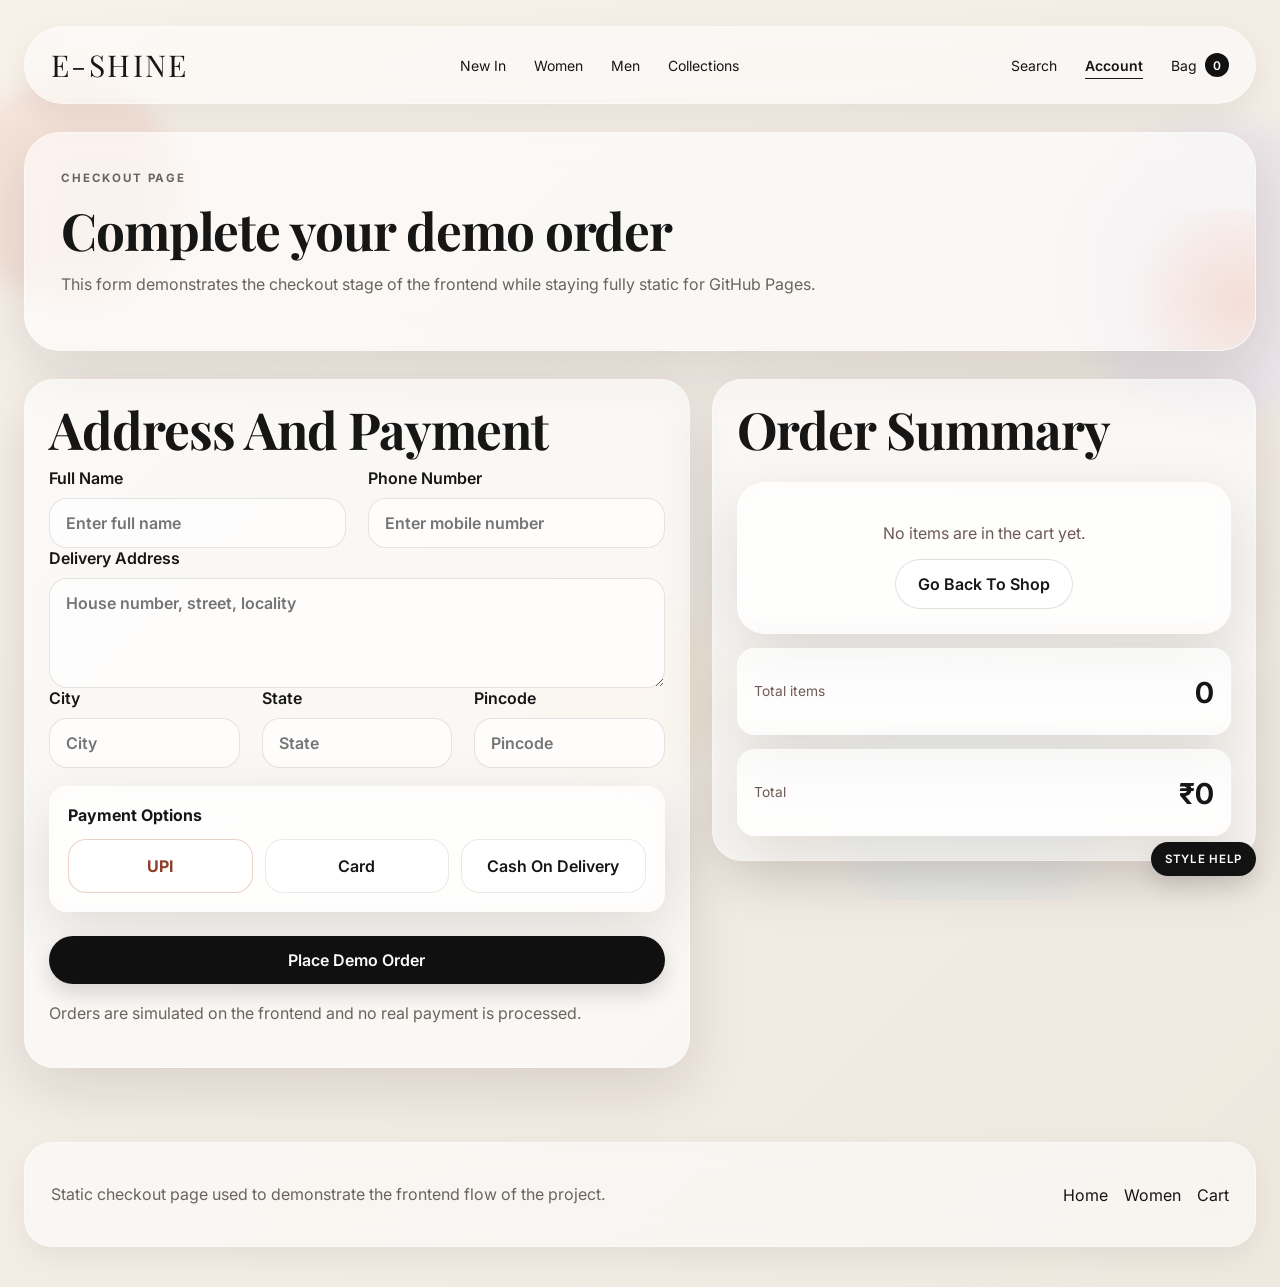
<file: web/checkout.html>
<!DOCTYPE html>
<html lang="en">
<head>
  <meta charset="UTF-8">
  <meta name="viewport" content="width=device-width, initial-scale=1.0">
  <title>E-SHINE | Account</title>
  <link rel="preconnect" href="https://fonts.googleapis.com">
  <link rel="preconnect" href="https://fonts.gstatic.com" crossorigin>
  <link
    href="https://fonts.googleapis.com/css2?family=Cormorant+Garamond:wght@500;600;700&family=Inter:wght@300;400;500;600&family=Playfair+Display:wght@500;600;700&family=Sora:wght@300;400;500;600;700&display=swap"
    rel="stylesheet"
  >
  <link rel="stylesheet" href="styles.css">
</head>
<body data-page="checkout">
  <div class="page-bg">
    <span class="orb orb-1"></span>
    <span class="orb orb-2"></span>
    <span class="orb orb-3"></span>
    <span class="orb orb-4"></span>
  </div>

  <header class="navbar">
    <a class="logo" href="./index.html">E-SHINE</a>

    <nav class="nav-links">
      <a href="./new-arrival.html">New In</a>
      <a href="./women.html">Women</a>
      <a href="./men.html">Men</a>
      <a href="./women.html#shop">Collections</a>
    </nav>

    <div class="nav-actions">
      <a href="./women.html#shop">Search</a>
      <a href="./checkout.html" aria-current="page">Account</a>
      <a class="bag-link" href="./cart.html" aria-label="Open shopping bag">
        Bag
        <span class="bag-count" id="cartCount">0</span>
      </a>
    </div>
  </header>

  <main>
    <section class="section page-intro reveal">
      <p class="eyebrow">Checkout Page</p>
      <h1>Complete your demo order</h1>
      <p>
        This form demonstrates the checkout stage of the frontend while staying fully static for GitHub Pages.
      </p>
    </section>

    <section class="section checkout-layout reveal">
      <form class="checkout-form" id="checkoutForm">
        <div class="section-heading compact">
          <h2>Address And Payment</h2>
        </div>

        <div class="field-grid two-col">
          <label>
            Full Name
            <input type="text" name="full_name" placeholder="Enter full name" required>
          </label>
          <label>
            Phone Number
            <input type="tel" name="phone" placeholder="Enter mobile number" required>
          </label>
        </div>

        <label>
          Delivery Address
          <textarea name="address" rows="4" placeholder="House number, street, locality" required></textarea>
        </label>

        <div class="field-grid three-col">
          <label>
            City
            <input type="text" name="city" placeholder="City" required>
          </label>
          <label>
            State
            <input type="text" name="state" placeholder="State" required>
          </label>
          <label>
            Pincode
            <input type="text" name="pincode" placeholder="Pincode" required>
          </label>
        </div>

        <div class="payment-panel">
          <p>Payment Options</p>
          <div class="payment-options">
            <label class="payment-option">
              <input type="radio" name="payment" value="UPI" checked>
              <span>UPI</span>
            </label>
            <label class="payment-option">
              <input type="radio" name="payment" value="Card">
              <span>Card</span>
            </label>
            <label class="payment-option">
              <input type="radio" name="payment" value="Cash on Delivery">
              <span>Cash On Delivery</span>
            </label>
          </div>
        </div>

        <button class="button button-primary button-full" type="submit">Place Demo Order</button>
        <p class="checkout-note" id="checkoutMessage">
          Orders are simulated on the frontend and no real payment is processed.
        </p>
      </form>

      <aside class="summary-card">
        <div class="section-heading compact">
          <h2>Order Summary</h2>
        </div>
        <div class="checkout-items" id="checkoutItems"></div>
        <div class="summary-row">
          <span>Total items</span>
          <strong id="checkoutItemCount">0</strong>
        </div>
        <div class="summary-row">
          <span>Total</span>
          <strong id="checkoutTotal">Rs. 0</strong>
        </div>
      </aside>
    </section>
  </main>

  <footer class="site-footer">
    <div>
      <p>Static checkout page used to demonstrate the frontend flow of the project.</p>
    </div>
    <div class="footer-links">
      <a href="./index.html">Home</a>
      <a href="./women.html">Women</a>
      <a href="./cart.html">Cart</a>
    </div>
  </footer>

  <button
    class="chatbot-launcher"
    id="chatbotLauncher"
    type="button"
    aria-expanded="false"
    aria-controls="chatbotPanel"
  >
    Style Help
  </button>

  <aside class="chatbot-panel" id="chatbotPanel" hidden>
    <div class="chatbot-header">
      <div>
        <p class="chatbot-kicker">Quick Help</p>
        <h3>Fashion Assistant</h3>
      </div>
      <button class="chatbot-clear" id="chatbotClear" type="button">Clear</button>
    </div>

    <div class="chatbot-messages" id="chatbotMessages">
      <article class="chatbot-message chatbot-message-assistant">
        <p>
          Hi, I can help with college, office, party, wedding, and colour-based outfit suggestions.
        </p>
      </article>
    </div>

    <div class="chatbot-quick-actions" id="chatbotQuickActions">
      <button type="button" data-prompt="Suggest college wear">College wear</button>
      <button type="button" data-prompt="Suggest party wear">Party wear</button>
      <button type="button" data-prompt="Suggest office outfits">Office outfits</button>
      <button type="button" data-prompt="Suggest wedding outfits">Wedding outfits</button>
      <button type="button" data-prompt="Soft neutrals">Soft neutrals</button>
      <button type="button" data-prompt="Bold colours">Bold colours</button>
    </div>

    <div class="chatbot-typing" id="chatbotTyping" hidden>Thinking...</div>

    <form class="chatbot-form" id="chatbotForm">
      <input
        id="chatbotInput"
        type="text"
        placeholder="Ask for a simple styling suggestion"
        autocomplete="off"
      >
      <button class="chatbot-send" type="submit">Send</button>
    </form>
  </aside>

  <script src="app.js"></script>
</body>
</html>
</file>
<file: web/styles.css>
:root {
  --bg: #fff8f2;
  --bg-soft: #fbeee6;
  --surface: rgba(255, 255, 255, 0.84);
  --surface-strong: #ffffff;
  --border: rgba(111, 66, 53, 0.12);
  --text: #241715;
  --muted: #6f5953;
  --accent: #b85c42;
  --accent-dark: #8d3d28;
  --accent-soft: #f5d3c7;
  --gold: #cf9d4d;
  --success: #2f7d58;
  --danger: #a84337;
  --shadow: 0 24px 60px rgba(105, 67, 51, 0.15);
  --shadow-soft: 0 16px 34px rgba(105, 67, 51, 0.1);
  --radius-xl: 28px;
  --radius-lg: 22px;
  --radius-md: 16px;
  --radius-sm: 12px;
  --container: 1180px;
}

* {
  box-sizing: border-box;
}

html {
  scroll-behavior: smooth;
}

body {
  margin: 0;
  font-family: "Sora", "Avenir Next", "Segoe UI", sans-serif;
  color: var(--text);
  background:
    radial-gradient(circle at top left, rgba(255, 211, 199, 0.65), transparent 28%),
    radial-gradient(circle at right 20%, rgba(207, 157, 77, 0.18), transparent 18%),
    linear-gradient(180deg, #fff9f6 0%, #fff6ef 52%, #fffdfb 100%);
  min-height: 100vh;
  position: relative;
  overflow-x: hidden;
}

body[data-page="home"] {
  background:
    radial-gradient(circle at top center, rgba(232, 199, 173, 0.3), transparent 24%),
    linear-gradient(180deg, #f8efe7 0%, #fbf6f0 36%, #fffdfb 100%);
}

img {
  display: block;
  max-width: 100%;
}

a {
  color: inherit;
  text-decoration: none;
}

.home-topbar {
  padding: 10px 16px;
  background: #191311;
  color: #f6ede7;
  text-align: center;
  font-size: 0.74rem;
  letter-spacing: 0.18em;
  text-transform: uppercase;
}

/* Home page redesign based on the older storefront layout. */
body[data-page="home"] {
  background: #fff;
}

body[data-page="home"] .page-glow {
  display: none;
}

body[data-page="home"] .home-topbar {
  background: #050505;
  color: #fff;
  padding: 8px 0;
  font-size: 0.68rem;
  letter-spacing: 0.22em;
}

body[data-page="home"] .site-header {
  width: min(calc(100% - 32px), 1400px);
  margin: 0 auto;
  padding: 18px 24px;
  border: none;
  border-bottom: 1px solid rgba(0, 0, 0, 0.08);
  border-radius: 0;
  background: rgba(255, 255, 255, 0.98);
  box-shadow: none;
  backdrop-filter: none;
  top: 0;
}

body[data-page="home"] .site-nav {
  gap: 30px;
}

body[data-page="home"] .site-nav a {
  font-size: 0.82rem;
  color: #141414;
  text-transform: uppercase;
  letter-spacing: 0.12em;
}

body[data-page="home"] .site-nav a:hover,
body[data-page="home"] .site-nav a:focus-visible {
  color: #141414;
}

body[data-page="home"] .cart-link {
  padding: 10px 16px;
  box-shadow: none;
  background: #121212;
}

.home-hero {
  position: relative;
  width: min(calc(100% - 32px), 1400px);
  height: 760px;
  margin: 0 auto 54px;
  overflow: hidden;
  background: #f4efe9;
}

.home-hero-slider,
.home-hero-overlay {
  position: absolute;
  inset: 0;
}

.home-hero-image {
  position: absolute;
  inset: 0;
  width: 100%;
  height: 100%;
  object-fit: cover;
  opacity: 0;
  transition: opacity 0.7s ease;
}

.home-hero-image.active {
  opacity: 1;
}

.home-hero-overlay {
  background: linear-gradient(90deg, rgba(245, 237, 228, 0.78) 0%, rgba(245, 237, 228, 0.4) 36%, rgba(245, 237, 228, 0.18) 62%, rgba(245, 237, 228, 0.08) 100%);
}

.home-hero-content-box,
.home-hero-insight,
.home-metric-card,
.project-note-card,
body[data-page="home"] .home-selector-card,
body[data-page="home"] .home-result-card {
  background: rgba(255, 255, 255, 0.92);
  border: 1px solid rgba(0, 0, 0, 0.08);
  box-shadow: 0 16px 32px rgba(0, 0, 0, 0.08);
}

.home-hero-content-box {
  position: absolute;
  left: 72px;
  top: 88px;
  z-index: 2;
  width: min(520px, calc(100% - 144px));
  padding: 34px;
}

.home-hero-brand {
  margin: 0 0 12px;
  font-size: 0.72rem;
  text-transform: uppercase;
  letter-spacing: 0.26em;
  color: var(--accent-dark);
  font-weight: 700;
}

.home-hero-content-box h1 {
  margin: 0;
  font-family: "Cormorant Garamond", "Iowan Old Style", "Palatino Linotype", serif;
  font-size: clamp(3rem, 5.6vw, 5.7rem);
  line-height: 0.9;
}

.home-hero-description {
  margin: 18px 0 0;
  max-width: 460px;
  color: #5f564f;
  line-height: 1.8;
}

.home-hero-actions {
  margin-top: 24px;
  margin-bottom: 18px;
}

.home-hero-tags {
  max-width: 430px;
}

.home-hero-insight {
  position: absolute;
  right: 74px;
  bottom: 92px;
  z-index: 2;
  width: 340px;
  overflow: hidden;
}

.home-hero-insight img {
  width: 100%;
  height: 300px;
  object-fit: cover;
}

.home-hero-insight-copy {
  padding: 18px;
}

.home-hero-insight-copy p,
.home-hero-insight-copy h2 {
  margin: 0;
}

.home-hero-insight-copy p {
  color: var(--muted);
  margin-bottom: 8px;
}

.home-hero-insight-copy h2 {
  font-family: "Cormorant Garamond", "Iowan Old Style", "Palatino Linotype", serif;
  font-size: 2rem;
  line-height: 0.96;
}

.home-hero-pagination {
  position: absolute;
  left: 72px;
  bottom: 42px;
  z-index: 2;
  display: flex;
  gap: 10px;
}

.pagination-bar {
  width: 56px;
  height: 5px;
  border: 0;
  background: rgba(17, 17, 17, 0.18);
  cursor: pointer;
  transition: background 0.25s ease, transform 0.25s ease;
}

.chatbot-launcher {
  position: fixed;
  right: 24px;
  bottom: 24px;
  z-index: 30;
  display: inline-flex;
  align-items: center;
  justify-content: center;
  padding: 10px 14px;
  border: 0;
  border-radius: 999px;
  background: #121212;
  color: #fff;
  font-family: inherit;
  font-size: 0.72rem;
  font-weight: 600;
  letter-spacing: 0.06em;
  text-transform: uppercase;
  box-shadow: 0 10px 22px rgba(0, 0, 0, 0.12);
  cursor: pointer;
}

.chatbot-panel {
  position: fixed;
  right: 24px;
  bottom: 82px;
  z-index: 30;
  width: min(320px, calc(100vw - 32px));
  height: min(448px, calc(100vh - 110px));
  display: grid;
  grid-template-rows: auto minmax(0, 1fr) auto auto;
  gap: 10px;
  padding: 14px;
  border-radius: 22px;
  background: rgba(255, 255, 255, 0.96);
  border: 1px solid rgba(0, 0, 0, 0.08);
  box-shadow: 0 18px 40px rgba(0, 0, 0, 0.1);
  backdrop-filter: blur(12px);
  overflow: hidden;
}

.chatbot-panel[hidden] {
  display: none;
}

.chatbot-header {
  display: flex;
  align-items: start;
  justify-content: space-between;
  gap: 12px;
}

.chatbot-kicker {
  margin: 0 0 6px;
  font-size: 0.7rem;
  letter-spacing: 0.18em;
  text-transform: uppercase;
  color: var(--accent-dark);
  font-weight: 700;
}

.chatbot-header h3 {
  margin: 0;
  font-family: "Cormorant Garamond", "Iowan Old Style", "Palatino Linotype", serif;
  font-size: 1.5rem;
  line-height: 0.95;
}

.chatbot-clear,
.chatbot-quick-actions button,
.chatbot-send {
  font-family: inherit;
  cursor: pointer;
}

.chatbot-clear {
  border: 1px solid rgba(111, 66, 53, 0.12);
  background: rgba(255, 255, 255, 0.92);
  color: var(--text);
  border-radius: 999px;
  padding: 7px 11px;
  font-size: 0.74rem;
  font-weight: 600;
}

.chatbot-messages {
  display: grid;
  gap: 7px;
  min-height: 0;
  overflow-y: auto;
  padding-right: 4px;
}

.chatbot-message {
  max-width: 88%;
  padding: 10px 12px;
  border-radius: 16px;
}

.chatbot-message-has-products {
  max-width: 100%;
}

.chatbot-message p {
  margin: 0;
  color: var(--muted);
  line-height: 1.5;
  font-size: 0.86rem;
}

.chatbot-message-assistant {
  background: rgba(247, 240, 233, 0.96);
  border: 1px solid rgba(111, 66, 53, 0.08);
}

.chatbot-message-user {
  margin-left: auto;
  background: linear-gradient(135deg, var(--accent), var(--accent-dark));
}

.chatbot-message-user p {
  color: #fff;
}

.chatbot-quick-actions {
  display: flex;
  flex-wrap: wrap;
  gap: 6px;
}

.chatbot-quick-actions button {
  border: 1px solid rgba(111, 66, 53, 0.1);
  background: rgba(255, 255, 255, 0.86);
  color: var(--text);
  border-radius: 999px;
  padding: 7px 10px;
  font-size: 0.72rem;
  font-weight: 500;
}

.chatbot-product-list {
  display: grid;
  gap: 8px;
  margin-top: 10px;
}

.chatbot-product-link {
  display: grid;
  grid-template-columns: 64px minmax(0, 1fr);
  gap: 10px;
  align-items: center;
  padding: 8px;
  border-radius: 14px;
  background: rgba(255, 255, 255, 0.96);
  border: 1px solid rgba(111, 66, 53, 0.12);
  transition: transform 0.2s ease, box-shadow 0.2s ease, border-color 0.2s ease;
}

.chatbot-product-link:hover,
.chatbot-product-link:focus-visible {
  transform: translateY(-1px);
  border-color: rgba(184, 92, 66, 0.35);
  box-shadow: 0 10px 24px rgba(105, 67, 51, 0.12);
}

.chatbot-product-link img {
  width: 64px;
  height: 80px;
  border-radius: 10px;
  object-fit: cover;
}

.chatbot-product-copy {
  min-width: 0;
  display: grid;
  gap: 3px;
}

.chatbot-product-copy strong,
.chatbot-product-copy span,
.chatbot-product-copy em {
  display: block;
}

.chatbot-product-copy strong {
  color: var(--text);
  font-size: 0.8rem;
  line-height: 1.35;
}

.chatbot-product-copy span {
  color: var(--muted);
  font-size: 0.7rem;
  line-height: 1.35;
}

.chatbot-product-copy em {
  color: var(--accent-dark);
  font-size: 0.7rem;
  font-style: normal;
  font-weight: 600;
  letter-spacing: 0.03em;
}

.chatbot-typing {
  color: var(--muted);
  font-size: 0.76rem;
}

.chatbot-form {
  display: grid;
  grid-template-columns: minmax(0, 1fr) auto;
  gap: 8px;
  align-items: center;
}

.chatbot-form input {
  min-width: 0;
  margin: 0;
  padding: 12px 14px;
}

.chatbot-send {
  border: 0;
  border-radius: 999px;
  min-height: 42px;
  padding: 0 13px;
  background: #121212;
  color: #fff;
  font-size: 0.76rem;
  font-weight: 600;
}

.pagination-bar.active {
  background: #111;
  transform: scaleX(1.05);
}

.grid-3 {
  display: grid;
  grid-template-columns: repeat(3, minmax(0, 1fr));
  gap: 28px;
}

.page-link-card {
  display: block;
  color: inherit;
  transition: transform 0.22s ease, box-shadow 0.22s ease;
}

.page-link-card:hover {
  transform: translateY(-4px);
  box-shadow: 0 14px 28px rgba(0, 0, 0, 0.08);
}

.home-editorial-section {
  padding-top: 8px;
}

.home-editorial-card {
  background: #fff;
  border: 1px solid rgba(0, 0, 0, 0.08);
}

.product-img-wrapper {
  overflow: hidden;
  background: #f3eee8;
}

.home-editorial-card .product-img-wrapper img {
  width: 100%;
  height: 420px;
  object-fit: cover;
}

.product-info {
  padding: 18px 0 0;
}

.product-info h3 {
  margin: 0 0 8px;
  font-size: 1.05rem;
}

.product-info .price {
  margin: 0;
  color: var(--muted);
  line-height: 1.7;
}

.products-header {
  margin-bottom: 34px;
  text-align: center;
}

.products-header h2 {
  margin: 0;
  font-family: "Cormorant Garamond", "Iowan Old Style", "Palatino Linotype", serif;
  font-size: clamp(2.2rem, 4vw, 4rem);
  line-height: 0.98;
}

.home-products-header .eyebrow {
  margin-bottom: 14px;
}

.home-metric-grid {
  display: grid;
  grid-template-columns: repeat(4, minmax(0, 1fr));
  gap: 18px;
}

.home-metric-card {
  padding: 24px 20px;
  min-height: 205px;
}

.home-metric-card span {
  color: var(--muted);
  font-size: 0.78rem;
  text-transform: uppercase;
  letter-spacing: 0.12em;
}

.home-metric-card strong {
  display: block;
  margin: 12px 0 10px;
  font-size: 1.95rem;
  line-height: 1.05;
}

.home-metric-card p {
  margin: 0;
  color: var(--muted);
  line-height: 1.7;
}

.featured-banner {
  display: grid;
  grid-template-columns: 1.05fr 0.95fr;
  overflow: hidden;
  border: 1px solid rgba(0, 0, 0, 0.08);
  background: #fff;
}

.featured-banner-img {
  width: 100%;
  min-height: 420px;
  height: 100%;
  object-fit: cover;
}

.featured-box {
  padding: 38px;
  display: flex;
  flex-direction: column;
  justify-content: center;
}

.cloth-name {
  margin: 0 0 12px;
  font-size: 0.78rem;
  text-transform: uppercase;
  letter-spacing: 0.14em;
  color: var(--accent-dark);
  font-weight: 700;
}

.featured-box h2 {
  margin: 0 0 16px;
  font-family: "Cormorant Garamond", "Iowan Old Style", "Palatino Linotype", serif;
  font-size: clamp(2.1rem, 3.6vw, 3.7rem);
  line-height: 0.98;
}

.big-text-section {
  padding: 84px 20px;
  text-align: center;
}

.big-text-section h2 {
  margin: 0;
  font-family: "Cormorant Garamond", "Iowan Old Style", "Palatino Linotype", serif;
  font-size: clamp(2.8rem, 8vw, 5.4rem);
  letter-spacing: 0.12em;
  text-transform: uppercase;
}

body[data-page="home"] .home-discover-layout {
  grid-template-columns: 320px minmax(0, 1fr);
}

body[data-page="home"] .home-selector-card,
body[data-page="home"] .home-result-card {
  border-radius: 0;
  box-shadow: none;
}

body[data-page="home"] .home-selector-notes {
  background: #f7f3ef;
}

.review-section {
  padding: 24px 0 12px;
}

.section-title {
  margin: 0 0 24px;
  font-family: "Cormorant Garamond", "Iowan Old Style", "Palatino Linotype", serif;
  font-size: clamp(2.1rem, 4vw, 3.5rem);
}

.text-center {
  text-align: center;
}

.marquee-container {
  overflow: hidden;
}

.marquee-track {
  display: flex;
  gap: 18px;
  width: max-content;
  animation: marqueeScroll 28s linear infinite;
}

.review-card {
  width: 360px;
  display: grid;
  grid-template-columns: minmax(0, 1fr) 92px;
  gap: 16px;
  padding: 18px;
  border-radius: 22px;
}

.review-content {
  min-width: 0;
}

.review-header {
  display: flex;
  align-items: center;
  gap: 12px;
  margin-bottom: 14px;
}

.review-meta h4 {
  margin: 0 0 4px;
  font-size: 1rem;
}

.review-meta .stars {
  font-size: 0.72rem;
  letter-spacing: 0.12em;
  color: var(--muted);
}

.review-text {
  margin: 0;
  color: var(--muted);
  line-height: 1.75;
}

.bought-item-img {
  width: 92px;
  height: 124px;
  object-fit: cover;
  border-radius: 14px;
}

.note-icon {
  width: 46px;
  height: 46px;
  border-radius: 50%;
  background: #111;
  color: #fff;
  display: grid;
  place-items: center;
  font-size: 0.78rem;
  font-weight: 700;
  letter-spacing: 0.06em;
}

body[data-page="home"] #featuredGrid .product-card,
body[data-page="home"] #shopGrid .product-card,
body[data-page="home"] #ageRecommendationGrid .showcase-card,
body[data-page="home"] #occasionRecommendationGrid .showcase-card,
body[data-page="home"] #predictionProducts .mini-card {
  border: 1px solid rgba(0, 0, 0, 0.08);
  border-radius: 0;
  background: #fff;
  box-shadow: none;
}

body[data-page="home"] #featuredGrid .product-card:hover,
body[data-page="home"] #shopGrid .product-card:hover,
body[data-page="home"] #predictionProducts .mini-card:hover {
  transform: translateY(-4px);
  box-shadow: 0 14px 26px rgba(0, 0, 0, 0.08);
}

body[data-page="home"] #featuredGrid .product-card img,
body[data-page="home"] #shopGrid .product-card img {
  height: 340px;
}

body[data-page="home"] #ageRecommendationGrid .showcase-card img,
body[data-page="home"] #occasionRecommendationGrid .showcase-card img {
  height: 300px;
}

body[data-page="home"] #predictionProducts .mini-card img {
  height: 200px;
}

body[data-page="home"] #featuredGrid .product-copy,
body[data-page="home"] #shopGrid .product-copy,
body[data-page="home"] #ageRecommendationGrid .showcase-copy,
body[data-page="home"] #occasionRecommendationGrid .showcase-copy,
body[data-page="home"] #predictionProducts .mini-copy {
  padding: 18px;
}

body[data-page="home"] #featuredGrid .product-meta span,
body[data-page="home"] #shopGrid .product-meta span,
body[data-page="home"] #featuredGrid .tag-list span,
body[data-page="home"] #shopGrid .tag-list span {
  background: transparent;
  border: 1px solid rgba(0, 0, 0, 0.1);
  border-radius: 999px;
}

body[data-page="home"] .home-toolbar {
  background: #f7f3ef;
  padding: 20px;
  border: 1px solid rgba(0, 0, 0, 0.08);
  margin-bottom: 24px;
}

body[data-page="home"] .site-footer {
  width: min(calc(100% - 32px), 1400px);
  border-radius: 0;
  border: 1px solid rgba(0, 0, 0, 0.08);
  box-shadow: none;
  background: #fff;
}

.home-footer-grid {
  display: grid;
  grid-template-columns: 1fr auto;
  gap: 24px;
  width: 100%;
}

.home-footer-col h3 {
  margin: 0 0 12px;
  font-size: 1rem;
}

.home-footer-col p {
  margin: 0;
}

.home-footer-small {
  margin-top: 10px !important;
  font-size: 0.92rem;
}

.home-social-links {
  display: flex;
  flex-direction: column;
  gap: 10px;
}

.home-social-links a {
  color: var(--text);
}

button,
input,
select,
textarea {
  font: inherit;
}

.page-glow {
  position: fixed;
  width: 320px;
  height: 320px;
  border-radius: 50%;
  filter: blur(70px);
  opacity: 0.22;
  pointer-events: none;
  z-index: 0;
}

.page-glow-left {
  top: -40px;
  left: -120px;
  background: #f8bba8;
}

.page-glow-right {
  top: 140px;
  right: -80px;
  background: #ebcf9b;
}

.site-header,
.section,
.site-footer {
  position: relative;
  z-index: 1;
}

.site-header {
  width: min(calc(100% - 32px), var(--container));
  margin: 18px auto 0;
  padding: 16px 20px;
  border: 1px solid var(--border);
  border-radius: 999px;
  background: rgba(255, 255, 255, 0.72);
  backdrop-filter: blur(18px);
  display: flex;
  align-items: center;
  justify-content: space-between;
  gap: 18px;
  position: sticky;
  top: 12px;
  z-index: 10;
  box-shadow: 0 12px 32px rgba(99, 66, 52, 0.08);
}

body[data-page="home"] .site-header {
  margin-top: 18px;
  border-radius: 24px;
  background: rgba(255, 255, 255, 0.88);
  box-shadow: 0 20px 44px rgba(69, 44, 33, 0.1);
}

.brand {
  display: flex;
  align-items: center;
  min-width: 0;
}

.brand-logo {
  display: block;
  width: clamp(148px, 15.5vw, 248px);
  height: auto;
  object-fit: contain;
}

.site-nav {
  display: flex;
  align-items: center;
  gap: 18px;
  flex-wrap: wrap;
  justify-content: center;
}

.site-nav a {
  color: var(--muted);
  font-size: 0.94rem;
  transition: color 0.2s ease;
}

.site-nav a[aria-current="page"] {
  color: var(--text);
  font-weight: 600;
}

.site-nav a:hover,
.site-nav a:focus-visible {
  color: var(--accent-dark);
}

.cart-link,
.button,
.quantity-button,
.remove-button {
  border: none;
  cursor: pointer;
  transition:
    transform 0.2s ease,
    box-shadow 0.2s ease,
    background 0.2s ease,
    color 0.2s ease;
}

.cart-link,
.button:hover,
.quantity-button:hover,
.remove-button:hover {
  transform: translateY(-2px);
}

.cart-link {
  padding: 12px 16px;
  border-radius: 999px;
  background: var(--text);
  color: #fff;
  display: inline-flex;
  align-items: center;
  gap: 10px;
  box-shadow: var(--shadow);
}

.cart-count {
  min-width: 28px;
  height: 28px;
  border-radius: 50%;
  display: grid;
  place-items: center;
  background: rgba(255, 255, 255, 0.2);
  font-size: 0.82rem;
}

.section {
  width: min(calc(100% - 32px), var(--container));
  margin: 34px auto;
}

.hero {
  display: grid;
  grid-template-columns: 1.05fr 0.95fr;
  gap: 28px;
  align-items: center;
  padding-top: 42px;
}

.hero-copy,
.hero-visual,
.metric-card,
.context-card,
.selector-card,
.result-card,
.showcase-card,
.product-card,
.summary-card,
.checkout-form,
.cart-item-card,
.empty-card {
  border: 1px solid var(--border);
  background: var(--surface);
  backdrop-filter: blur(14px);
  box-shadow: var(--shadow);
}

.hero-copy {
  padding: 38px;
  border-radius: var(--radius-xl);
}

.eyebrow {
  margin: 0 0 10px;
  text-transform: uppercase;
  letter-spacing: 0.16em;
  font-size: 0.72rem;
  color: var(--accent-dark);
  font-weight: 700;
}

.hero h1,
.section-heading h2,
.page-intro h1,
.result-card h3,
.showcase-copy h3,
.summary-card h2,
.checkout-form h2 {
  font-family: "Cormorant Garamond", "Iowan Old Style", "Palatino Linotype", serif;
  font-weight: 700;
  line-height: 0.95;
}

.hero h1 {
  margin: 0;
  font-size: clamp(3rem, 5vw, 5.4rem);
}

.hero-text,
.metric-card p,
.context-card p,
.context-list,
.selector-notes p,
.result-card p,
.showcase-copy p,
.product-card p,
.site-footer p,
.checkout-note,
.page-intro p,
.summary-note {
  color: var(--muted);
  line-height: 1.7;
}

.hero-actions {
  display: flex;
  gap: 12px;
  flex-wrap: wrap;
  margin: 28px 0 20px;
}

.button {
  display: inline-flex;
  align-items: center;
  justify-content: center;
  border-radius: 999px;
  padding: 14px 22px;
  font-weight: 600;
}

.button-primary {
  background: linear-gradient(135deg, var(--accent), var(--accent-dark));
  color: #fff;
  box-shadow: 0 16px 34px rgba(184, 92, 66, 0.28);
}

.button-secondary {
  background: rgba(255, 255, 255, 0.92);
  color: var(--text);
  border: 1px solid var(--border);
}

.button-full {
  width: 100%;
}

.hero-tags {
  display: flex;
  flex-wrap: wrap;
  gap: 10px;
}

.hero-tags span,
.pill,
.product-meta span,
.summary-pill {
  padding: 10px 14px;
  border-radius: 999px;
  background: rgba(255, 255, 255, 0.8);
  border: 1px solid rgba(111, 66, 53, 0.1);
  font-size: 0.84rem;
}

.runtime-notice {
  margin-top: 18px;
  padding: 14px 16px;
  border-radius: 18px;
  border: 1px solid rgba(168, 67, 55, 0.14);
  background: rgba(255, 255, 255, 0.84);
  box-shadow: var(--shadow-soft);
  font-size: 0.92rem;
}

.runtime-notice strong {
  color: var(--accent-dark);
}

.hero-visual {
  min-height: 560px;
  border-radius: 34px;
  padding: 22px;
  position: relative;
  overflow: hidden;
  background:
    linear-gradient(160deg, rgba(255, 222, 213, 0.56), rgba(255, 255, 255, 0.8)),
    radial-gradient(circle at right top, rgba(207, 157, 77, 0.18), transparent 24%);
}

body[data-page="home"] .hero {
  gap: 34px;
}

body[data-page="home"] .hero-copy {
  background: rgba(255, 252, 249, 0.9);
}

body[data-page="home"] .hero-visual {
  min-height: 620px;
  background: rgba(255, 253, 251, 0.62);
}

.hero-backdrop {
  position: absolute;
  inset: 0;
  border-radius: 34px;
  overflow: hidden;
}

.hero-backdrop-image,
.hero-backdrop-overlay {
  position: absolute;
  inset: 0;
}

.hero-backdrop-image {
  width: 100%;
  height: 100%;
  object-fit: cover;
  opacity: 0;
  transform: scale(1.04);
  transition:
    opacity 0.8s ease,
    transform 4.2s ease;
}

.hero-backdrop-image.active {
  opacity: 1;
  transform: scale(1);
}

.hero-backdrop-overlay {
  background:
    linear-gradient(180deg, rgba(255, 248, 242, 0.38), rgba(255, 252, 249, 0.58)),
    linear-gradient(90deg, rgba(255, 252, 249, 0.4), rgba(255, 255, 255, 0.08));
}

body[data-page="home"] .floating-card {
  z-index: 2;
}

body[data-page="home"] .floating-card-main {
  inset: 64px 56px 94px 56px;
  border: 1px solid rgba(255, 255, 255, 0.72);
  box-shadow: 0 32px 70px rgba(59, 38, 29, 0.18);
}

body[data-page="home"] .floating-card-copy {
  background: rgba(255, 250, 246, 0.9);
}

body[data-page="home"] .floating-card-small.top {
  top: 26px;
  right: 20px;
}

body[data-page="home"] .floating-card-small.bottom {
  bottom: 14px;
  right: 8px;
}

.floating-card {
  position: absolute;
  border-radius: 24px;
  overflow: hidden;
  box-shadow: 0 28px 54px rgba(81, 43, 31, 0.16);
  animation: floatCard 7s ease-in-out infinite;
}

.floating-card img {
  width: 100%;
  height: 100%;
  object-fit: cover;
}

.floating-card-main {
  inset: 26px 70px 72px 26px;
}

.floating-card-copy {
  position: absolute;
  left: 18px;
  right: 18px;
  bottom: 18px;
  padding: 16px 18px;
  border-radius: 18px;
  background: rgba(255, 255, 255, 0.82);
  backdrop-filter: blur(10px);
}

.floating-card-copy p,
.floating-card-copy h2 {
  margin: 0;
}

.floating-card-copy p {
  color: var(--muted);
  margin-bottom: 6px;
}

.floating-card-copy h2 {
  font-size: 2rem;
  font-family: "Cormorant Garamond", "Iowan Old Style", "Palatino Linotype", serif;
}

.floating-card-small {
  width: 180px;
  height: 220px;
}

.floating-card-small.top {
  top: 18px;
  right: 18px;
}

.floating-card-small.bottom {
  width: 210px;
  height: 250px;
  bottom: 18px;
  right: 0;
  animation-delay: 0.8s;
}

.badge {
  position: absolute;
  bottom: 14px;
  left: 14px;
  right: 14px;
  background: rgba(36, 23, 21, 0.82);
  color: #fff;
  border-radius: 999px;
  padding: 10px 14px;
  text-align: center;
  font-size: 0.84rem;
}

.section-heading {
  margin-bottom: 22px;
}

.section-heading.compact {
  margin-bottom: 14px;
}

.section-heading h2,
.page-intro h1 {
  margin: 0;
  font-size: clamp(2.2rem, 4vw, 3.6rem);
}

.metric-grid,
.context-grid,
.discover-layout,
.checkout-layout,
.cart-layout,
.field-grid,
.toolbar {
  display: grid;
  gap: 18px;
}

.metric-grid {
  grid-template-columns: repeat(4, minmax(0, 1fr));
}

.metric-card {
  border-radius: var(--radius-lg);
  padding: 24px;
  min-height: 188px;
}

.context-grid {
  grid-template-columns: repeat(2, minmax(0, 1fr));
}

.context-card {
  border-radius: var(--radius-xl);
  padding: 24px;
}

.context-card h2 {
  margin: 0 0 14px;
  font-size: clamp(2rem, 3vw, 2.7rem);
  font-family: "Cormorant Garamond", "Iowan Old Style", "Palatino Linotype", serif;
  line-height: 0.98;
}

.context-list {
  margin: 0;
  padding-left: 20px;
  display: grid;
  gap: 12px;
}

.home-lookbook-grid {
  display: grid;
  grid-template-columns: repeat(3, minmax(0, 1fr));
  gap: 18px;
}

.home-lookbook-card,
.home-feature-banner,
.home-story-strip {
  border: 1px solid var(--border);
  background: rgba(255, 255, 255, 0.82);
  box-shadow: var(--shadow);
}

.home-lookbook-card {
  overflow: hidden;
  border-radius: var(--radius-xl);
}

.home-lookbook-card img {
  width: 100%;
  height: 360px;
  object-fit: cover;
}

.home-lookbook-copy {
  padding: 18px 18px 20px;
}

.home-lookbook-copy h3 {
  margin: 0 0 8px;
  font-size: 1.08rem;
}

.home-lookbook-copy p {
  margin: 0;
  color: var(--muted);
  line-height: 1.7;
}

.home-feature-banner {
  display: grid;
  grid-template-columns: 1.05fr 0.95fr;
  gap: 0;
  overflow: hidden;
  border-radius: 30px;
}

.home-feature-banner img {
  width: 100%;
  height: 100%;
  min-height: 420px;
  object-fit: cover;
}

.home-feature-copy {
  padding: 34px;
  display: flex;
  flex-direction: column;
  justify-content: center;
}

.home-feature-copy h2 {
  margin: 0 0 14px;
  font-family: "Cormorant Garamond", "Iowan Old Style", "Palatino Linotype", serif;
  font-size: clamp(2.2rem, 4vw, 3.6rem);
  line-height: 0.98;
}

.home-feature-copy p {
  margin: 0;
  color: var(--muted);
  line-height: 1.8;
}

.home-story-strip {
  border-radius: 28px;
  padding: 32px 24px;
  text-align: center;
  background:
    linear-gradient(90deg, rgba(25, 19, 17, 0.96), rgba(78, 54, 42, 0.96)),
    #191311;
  color: #fff7f1;
}

.home-story-strip span {
  display: inline-block;
  font-family: "Cormorant Garamond", "Iowan Old Style", "Palatino Linotype", serif;
  font-size: clamp(2.4rem, 6vw, 4.8rem);
  letter-spacing: 0.06em;
  text-transform: uppercase;
}

.metric-card span,
.result-topline span,
.result-facts span,
.summary-row span,
.toolbar-field span,
.section-meta {
  color: var(--muted);
  font-size: 0.86rem;
}

.metric-card strong,
.result-facts strong,
.summary-row strong {
  display: block;
  margin: 10px 0 8px;
  font-size: 1.8rem;
}

.discover-layout {
  grid-template-columns: 320px minmax(0, 1fr);
  align-items: start;
}

.selector-card,
.result-card,
.summary-card,
.checkout-form,
.cart-item-card,
.empty-card,
.showcase-card {
  border-radius: var(--radius-xl);
}

.selector-card,
.checkout-form,
.summary-card {
  padding: 24px;
}

.selector-card {
  display: grid;
  gap: 16px;
}

.selector-card label,
.checkout-form label,
.toolbar-field {
  display: grid;
  gap: 10px;
  font-weight: 600;
}

select,
input,
textarea {
  width: 100%;
  border: 1px solid rgba(111, 66, 53, 0.14);
  border-radius: 16px;
  padding: 14px 16px;
  background: rgba(255, 255, 255, 0.9);
  color: var(--text);
}

select:focus,
input:focus,
textarea:focus {
  outline: 2px solid rgba(184, 92, 66, 0.2);
  border-color: var(--accent);
}

.selector-notes {
  padding: 16px;
  border-radius: 18px;
  background: rgba(255, 255, 255, 0.72);
}

.selector-notes p {
  margin: 8px 0;
  font-size: 0.92rem;
}

.result-card {
  padding: 28px;
}

.result-topline {
  display: flex;
  align-items: center;
  justify-content: space-between;
  gap: 12px;
  margin-bottom: 10px;
}

.pill {
  background: rgba(207, 157, 77, 0.16);
  border-color: rgba(207, 157, 77, 0.22);
  color: #8d631e;
  font-weight: 600;
}

.result-card h3 {
  font-size: clamp(2.2rem, 4vw, 3.4rem);
  margin: 0 0 10px;
}

.style-impact {
  margin: 20px 0 0;
  padding: 16px 18px;
  border-radius: 18px;
  background: rgba(255, 255, 255, 0.82);
  border: 1px solid rgba(111, 66, 53, 0.08);
}

.style-impact-topline {
  display: flex;
  align-items: center;
  justify-content: space-between;
  gap: 12px;
  margin-bottom: 8px;
  font-size: 0.88rem;
  color: var(--muted);
}

.style-impact-pill {
  display: inline-flex;
  align-items: center;
  justify-content: center;
  padding: 9px 13px;
  border-radius: 999px;
  font-size: 0.82rem;
  font-weight: 600;
  background: rgba(207, 157, 77, 0.16);
  border: 1px solid rgba(207, 157, 77, 0.22);
  color: #8d631e;
}

.style-impact-pill[data-impact="strong"] {
  background: rgba(90, 142, 103, 0.14);
  border-color: rgba(90, 142, 103, 0.2);
  color: #3d6b47;
}

.style-impact-pill[data-impact="partial"] {
  background: rgba(207, 157, 77, 0.16);
  border-color: rgba(207, 157, 77, 0.22);
  color: #8d631e;
}

.style-impact-pill[data-impact="fallback"] {
  background: rgba(160, 107, 84, 0.14);
  border-color: rgba(160, 107, 84, 0.18);
  color: #855947;
}

.style-impact p {
  margin: 0;
  color: var(--muted);
  line-height: 1.65;
  font-size: 0.94rem;
}

.result-facts {
  display: grid;
  grid-template-columns: repeat(auto-fit, minmax(160px, 1fr));
  gap: 14px;
  margin: 26px 0;
}

.result-facts div,
.summary-row {
  padding: 16px;
  border-radius: 18px;
  background: rgba(255, 255, 255, 0.82);
}

.mini-grid,
.product-grid,
.showcase-grid,
.cart-items-list,
.checkout-items {
  display: grid;
  gap: 16px;
}

.mini-grid {
  grid-template-columns: repeat(2, minmax(0, 1fr));
}

.product-grid {
  grid-template-columns: repeat(4, minmax(0, 1fr));
}

.featured-grid {
  grid-template-columns: repeat(4, minmax(0, 1fr));
}

.showcase-grid {
  grid-template-columns: repeat(4, minmax(0, 1fr));
}

.product-card,
.showcase-card,
.mini-card {
  overflow: hidden;
}

.product-card {
  display: flex;
  flex-direction: column;
  height: 100%;
  transition:
    transform 0.22s ease,
    box-shadow 0.22s ease;
}

.product-card:hover {
  transform: translateY(-4px);
  box-shadow: 0 30px 60px rgba(81, 43, 31, 0.18);
}

.product-card img,
.showcase-card img,
.mini-card img {
  width: 100%;
  object-fit: cover;
}

.product-card img {
  height: 300px;
}

.showcase-card img {
  height: 240px;
}

.mini-card img {
  height: 180px;
}

.product-copy,
.showcase-copy,
.mini-copy {
  padding: 16px;
}

.product-copy,
.mini-copy {
  display: flex;
  flex-direction: column;
  gap: 10px;
  flex: 1;
}

.product-copy h3,
.showcase-copy h3,
.mini-copy h4 {
  margin: 6px 0 8px;
  font-size: 1.04rem;
  line-height: 1.25;
}

.product-meta,
.meta-row,
.tag-list {
  display: flex;
  flex-wrap: wrap;
  gap: 8px;
}

.product-meta span,
.tag-list span {
  font-size: 0.78rem;
}

.product-footer,
.cart-item-main,
.quantity-control {
  display: flex;
  align-items: center;
  justify-content: space-between;
  gap: 12px;
}

.price-line {
  font-weight: 700;
}

.product-footer {
  margin-top: auto;
}

.toolbar {
  grid-template-columns: 1.4fr repeat(3, minmax(0, 1fr));
  margin-bottom: 18px;
}

.toolbar-search {
  min-width: 0;
}

.section-meta {
  margin-bottom: 14px;
}

.page-intro {
  padding-top: 28px;
}

.page-intro h1 {
  margin-bottom: 10px;
}

.cart-layout {
  grid-template-columns: 1.35fr 0.65fr;
  align-items: start;
}

.cart-item-card {
  display: grid;
  grid-template-columns: 120px minmax(0, 1fr);
  gap: 18px;
  padding: 16px;
}

.cart-item-card img {
  width: 120px;
  height: 140px;
  border-radius: 18px;
  object-fit: cover;
}

.cart-item-copy h3 {
  margin: 0 0 8px;
  font-size: 1.1rem;
}

.cart-item-copy p {
  margin: 0 0 10px;
  color: var(--muted);
  line-height: 1.6;
}

.quantity-control {
  justify-content: flex-start;
  gap: 10px;
}

.quantity-button {
  width: 34px;
  height: 34px;
  border-radius: 50%;
  background: rgba(184, 92, 66, 0.12);
  color: var(--accent-dark);
  font-weight: 700;
}

.remove-button {
  background: transparent;
  color: var(--danger);
  padding: 0;
}

.summary-card {
  display: grid;
  gap: 14px;
}

.summary-row {
  display: flex;
  align-items: center;
  justify-content: space-between;
}

.summary-note {
  font-size: 0.92rem;
}

.checkout-layout {
  grid-template-columns: 1.1fr 0.9fr;
  align-items: start;
}

.two-col {
  grid-template-columns: repeat(2, minmax(0, 1fr));
}

.three-col {
  grid-template-columns: repeat(3, minmax(0, 1fr));
}

.payment-panel {
  margin: 18px 0 24px;
  padding: 18px;
  border-radius: 18px;
  background: rgba(255, 255, 255, 0.74);
}

.payment-panel p {
  margin: 0 0 14px;
  font-weight: 700;
}

.payment-options {
  display: flex;
  gap: 12px;
  flex-wrap: wrap;
}

.payment-option {
  flex: 1 1 170px;
  min-width: 160px;
  position: relative;
}

.payment-option input {
  position: absolute;
  opacity: 0;
  pointer-events: none;
}

.payment-option span {
  display: block;
  padding: 16px;
  border-radius: 18px;
  border: 1px solid rgba(111, 66, 53, 0.12);
  background: rgba(255, 255, 255, 0.86);
  text-align: center;
}

.payment-option input:checked + span {
  background: rgba(184, 92, 66, 0.12);
  border-color: rgba(184, 92, 66, 0.28);
  color: var(--accent-dark);
  font-weight: 700;
}

.empty-card {
  padding: 24px;
  text-align: center;
}

.empty-card p {
  color: var(--muted);
}

.status-text {
  color: var(--success);
  font-weight: 600;
}

.button:disabled,
select:disabled,
input:disabled {
  opacity: 0.65;
  cursor: not-allowed;
}

.site-footer {
  width: min(calc(100% - 32px), var(--container));
  margin: 40px auto 34px;
  padding: 24px 26px;
  border-radius: 30px;
  border: 1px solid var(--border);
  background: rgba(255, 255, 255, 0.8);
  display: flex;
  align-items: center;
  justify-content: space-between;
  gap: 18px;
  flex-wrap: wrap;
}

.footer-links {
  display: flex;
  gap: 16px;
  flex-wrap: wrap;
}

.reveal {
  animation: riseIn 0.8s ease both;
}

@keyframes floatCard {
  0%,
  100% {
    transform: translateY(0);
  }
  50% {
    transform: translateY(-10px);
  }
}

@keyframes riseIn {
  from {
    opacity: 0;
    transform: translateY(24px);
  }
  to {
    opacity: 1;
    transform: translateY(0);
  }
}

@keyframes marqueeScroll {
  from {
    transform: translateX(0);
  }
  to {
    transform: translateX(-50%);
  }
}

@media (max-width: 1180px) {
  .metric-grid,
  .home-lookbook-grid,
  .product-grid,
  .featured-grid,
  .showcase-grid,
  .toolbar {
    grid-template-columns: repeat(2, minmax(0, 1fr));
  }

  .hero,
  .home-feature-banner,
  .discover-layout,
  .cart-layout,
  .checkout-layout {
    grid-template-columns: 1fr;
  }

  body[data-page="home"] .home-metric-grid,
  body[data-page="home"] .grid-3,
  body[data-page="home"] .home-old-grid,
  body[data-page="home"] .showcase-grid {
    grid-template-columns: repeat(2, minmax(0, 1fr));
  }

  body[data-page="home"] .home-hero {
    height: 820px;
  }

  body[data-page="home"] .home-hero-content-box {
    left: 42px;
    top: 56px;
    width: min(620px, calc(100% - 84px));
  }

  body[data-page="home"] .home-hero-insight {
    right: 42px;
    bottom: 82px;
  }

  body[data-page="home"] .featured-banner,
  body[data-page="home"] .home-discover-layout {
    grid-template-columns: 1fr;
  }

  body[data-page="home"] .home-footer-grid {
    grid-template-columns: 1fr;
  }
}

@media (max-width: 760px) {
  .site-header {
    width: min(calc(100% - 20px), var(--container));
    margin-top: 10px;
    padding: 16px;
    flex-wrap: wrap;
    justify-content: center;
  }

  .brand-logo {
    width: min(188px, 56vw);
  }

  .site-nav {
    display: none;
  }

  .section {
    width: min(calc(100% - 20px), var(--container));
    margin: 24px auto;
  }

  .hero {
    padding-top: 24px;
  }

  .hero-copy,
  .selector-card,
  .result-card,
  .summary-card,
  .checkout-form {
    padding: 20px;
  }

  .hero-visual {
    min-height: 420px;
  }

  body[data-page="home"] .hero-visual {
    min-height: 520px;
  }

  .floating-card-main {
    inset: 18px 46px 96px 18px;
  }

  body[data-page="home"] .floating-card-main {
    inset: 44px 28px 102px 28px;
  }

  .floating-card-small {
    width: 136px;
    height: 164px;
  }

  .floating-card-small.bottom {
    width: 154px;
    height: 188px;
  }

  .metric-grid,
  .context-grid,
  .home-lookbook-grid,
  .product-grid,
  .featured-grid,
  .showcase-grid,
  .mini-grid,
  .result-facts,
  .two-col,
  .three-col,
  .toolbar {
    grid-template-columns: 1fr;
  }

  .cart-item-card {
    grid-template-columns: 1fr;
  }

  .cart-item-card img {
    width: 100%;
    height: 220px;
  }

  .site-footer {
    width: min(calc(100% - 20px), var(--container));
    padding: 20px;
  }

  .home-feature-copy {
    padding: 24px 20px;
  }

  .home-lookbook-card img {
    height: 300px;
  }

  body[data-page="home"] .home-topbar {
    padding: 8px 14px;
    font-size: 0.6rem;
  }

  body[data-page="home"] .site-header {
    width: min(calc(100% - 20px), 1400px);
    padding: 14px 16px;
    border-radius: 0 0 18px 18px;
  }

  body[data-page="home"] .home-hero {
    width: min(calc(100% - 20px), 1400px);
    height: 720px;
    margin-bottom: 28px;
  }

  body[data-page="home"] .home-hero-overlay {
    background: linear-gradient(180deg, rgba(245, 237, 228, 0.7) 0%, rgba(245, 237, 228, 0.42) 42%, rgba(245, 237, 228, 0.2) 100%);
  }

  body[data-page="home"] .home-hero-content-box {
    left: 18px;
    right: 18px;
    top: 24px;
    width: auto;
    padding: 22px;
  }

  body[data-page="home"] .home-hero-content-box h1 {
    font-size: clamp(2.5rem, 11vw, 4rem);
  }

  body[data-page="home"] .home-hero-insight {
    left: 18px;
    right: 18px;
    bottom: 62px;
    width: auto;
  }

  body[data-page="home"] .home-hero-insight img {
    height: 170px;
  }

  body[data-page="home"] .home-hero-pagination {
    left: 18px;
    bottom: 18px;
  }

  body[data-page="home"] .pagination-bar {
    width: 40px;
  }

  body[data-page="home"] .grid-3,
  body[data-page="home"] .home-metric-grid,
  body[data-page="home"] .home-old-grid,
  body[data-page="home"] .showcase-grid {
    grid-template-columns: 1fr;
  }

  body[data-page="home"] .home-editorial-card .product-img-wrapper img,
  body[data-page="home"] #featuredGrid .product-card img,
  body[data-page="home"] #shopGrid .product-card img {
    height: 300px;
  }

  body[data-page="home"] #ageRecommendationGrid .showcase-card img,
  body[data-page="home"] #occasionRecommendationGrid .showcase-card img {
    height: 260px;
  }

  body[data-page="home"] .review-card {
    width: 300px;
    grid-template-columns: minmax(0, 1fr) 78px;
  }

  body[data-page="home"] .bought-item-img {
    width: 78px;
    height: 110px;
  }

  body[data-page="home"] .marquee-track {
    animation-duration: 22s;
  }

  body[data-page="home"] .home-social-links {
    gap: 8px;
  }

  .chatbot-launcher {
    right: 16px;
    bottom: 16px;
    padding: 10px 13px;
    font-size: 0.7rem;
  }

  .chatbot-panel {
    right: 10px;
    left: 10px;
    bottom: 72px;
    width: auto;
    height: min(440px, calc(100vh - 96px));
    padding: 14px;
  }

  .chatbot-header {
    align-items: center;
  }

  .chatbot-form {
    grid-template-columns: 1fr;
  }

  .chatbot-send {
    min-height: 42px;
  }
}

/* E-SHINE homepage UI */
body[data-page="home"] {
  font-family: "Inter", "Avenir Next", "Segoe UI", sans-serif;
  background: linear-gradient(135deg, #f7f1ea 0%, #f3ede6 45%, #efe8df 100%);
  color: #161616;
  min-height: 100vh;
}

body[data-page="home"] .page-bg {
  position: fixed;
  inset: 0;
  pointer-events: none;
  overflow: hidden;
}

body[data-page="home"] .orb {
  position: absolute;
  border-radius: 50%;
  filter: blur(10px);
  opacity: 0.55;
  animation: eshineFloatOrb 10s ease-in-out infinite;
}

body[data-page="home"] .orb-1 {
  width: 220px;
  height: 220px;
  background: rgba(240, 194, 177, 0.55);
  top: 80px;
  left: -40px;
}

body[data-page="home"] .orb-2 {
  width: 300px;
  height: 300px;
  background: rgba(219, 205, 252, 0.38);
  top: 120px;
  right: -90px;
  animation-delay: 1.5s;
}

body[data-page="home"] .orb-3 {
  width: 180px;
  height: 180px;
  background: rgba(255, 230, 180, 0.35);
  bottom: 120px;
  left: 42%;
  animation-delay: 3s;
}

body[data-page="home"] .orb-4 {
  width: 260px;
  height: 260px;
  background: rgba(205, 227, 244, 0.35);
  bottom: -40px;
  right: 14%;
  animation-delay: 2s;
}

body[data-page="home"] .navbar {
  width: min(1280px, calc(100% - 48px));
  margin: 26px auto 0;
  padding: 18px 26px;
  border: 1px solid rgba(255, 255, 255, 0.4);
  border-radius: 999px;
  background: rgba(255, 255, 255, 0.52);
  backdrop-filter: blur(14px);
  box-shadow: 0 10px 30px rgba(25, 18, 9, 0.06);
  display: flex;
  justify-content: space-between;
  align-items: center;
  gap: 20px;
  position: relative;
  z-index: 5;
}

body[data-page="home"] .logo {
  font-family: "Playfair Display", "Iowan Old Style", "Palatino Linotype", serif;
  font-size: 30px;
  letter-spacing: 0.08em;
}

body[data-page="home"] .nav-links,
body[data-page="home"] .nav-actions {
  display: flex;
  gap: 28px;
  align-items: center;
}

body[data-page="home"] .nav-links a,
body[data-page="home"] .nav-actions a {
  text-decoration: none;
  color: #161616;
  font-size: 14px;
  position: relative;
}

body[data-page="home"] .nav-links a::after,
body[data-page="home"] .nav-actions a::after {
  content: "";
  position: absolute;
  left: 0;
  bottom: -5px;
  width: 0;
  height: 1px;
  background: currentColor;
  transition: width 0.35s ease;
}

body[data-page="home"] .nav-links a:hover::after,
body[data-page="home"] .nav-actions a:hover::after {
  width: 100%;
}

body[data-page="home"] .bag-link {
  display: inline-flex;
  align-items: center;
  gap: 8px;
}

body[data-page="home"] .bag-count {
  min-width: 24px;
  height: 24px;
  padding: 0 7px;
  border-radius: 999px;
  background: #111111;
  color: #ffffff;
  display: inline-flex;
  align-items: center;
  justify-content: center;
  font-size: 12px;
  font-weight: 600;
}

body[data-page="home"] .hero {
  width: min(1280px, calc(100% - 48px));
  margin: 34px auto 24px;
  display: grid;
  grid-template-columns: 1.05fr 0.95fr;
  gap: 34px;
  align-items: center;
  position: relative;
  z-index: 2;
  padding: 0;
}

body[data-page="home"] .hero-left {
  padding: 28px 8px 28px 4px;
}

body[data-page="home"] .eyebrow {
  font-size: 13px;
  letter-spacing: 0.18em;
  text-transform: uppercase;
  color: #6a645d;
  margin-bottom: 18px;
}

body[data-page="home"] .hero-left h1 {
  font-family: "Playfair Display", "Iowan Old Style", "Palatino Linotype", serif;
  font-size: clamp(52px, 7vw, 88px);
  line-height: 0.95;
  letter-spacing: -0.03em;
  max-width: 620px;
  margin-bottom: 20px;
}

body[data-page="home"] .hero-text {
  max-width: 520px;
  color: #6a645d;
  font-size: 16px;
  line-height: 1.75;
  margin-bottom: 28px;
}

body[data-page="home"] .hero-buttons {
  display: flex;
  gap: 14px;
  margin-bottom: 42px;
}

body[data-page="home"] .btn {
  text-decoration: none;
  padding: 14px 24px;
  border-radius: 999px;
  font-size: 14px;
  transition: transform 0.3s ease, box-shadow 0.3s ease, background 0.3s ease;
}

body[data-page="home"] .btn:hover {
  transform: translateY(-2px);
}

body[data-page="home"] .btn-dark {
  background: #111111;
  color: #ffffff;
  box-shadow: 0 10px 20px rgba(17, 17, 17, 0.15);
}

body[data-page="home"] .btn-light {
  color: #161616;
  border: 1px solid rgba(40, 40, 40, 0.14);
  background: rgba(255, 255, 255, 0.4);
  backdrop-filter: blur(8px);
}

body[data-page="home"] .mini-stats {
  display: flex;
  gap: 34px;
  flex-wrap: wrap;
}

body[data-page="home"] .mini-stats h3 {
  font-size: 28px;
  font-weight: 600;
  margin-bottom: 6px;
}

body[data-page="home"] .mini-stats p {
  color: #6a645d;
  font-size: 14px;
}

body[data-page="home"] .hero-right {
  position: relative;
  min-height: 720px;
}

body[data-page="home"] .card-stack {
  position: relative;
  height: 100%;
}

body[data-page="home"] .main-card {
  position: absolute;
  right: 0;
  top: 20px;
  width: min(100%, 520px);
  height: 680px;
  border-radius: 36px;
  overflow: hidden;
  box-shadow: 0 20px 60px rgba(27, 20, 12, 0.12);
  background: #dddddd;
}

body[data-page="home"] .main-card img {
  width: 100%;
  height: 100%;
  object-fit: cover;
}

body[data-page="home"] .main-card::after {
  content: "";
  position: absolute;
  inset: 0;
  background: linear-gradient(to top, rgba(19, 19, 19, 0.48), rgba(19, 19, 19, 0.04) 45%);
}

body[data-page="home"] .main-card-text {
  position: absolute;
  left: 28px;
  bottom: 28px;
  z-index: 2;
  color: #ffffff;
}

body[data-page="home"] .main-card-text span {
  font-size: 12px;
  letter-spacing: 0.18em;
  text-transform: uppercase;
  opacity: 0.88;
}

body[data-page="home"] .main-card-text h2 {
  font-family: "Playfair Display", "Iowan Old Style", "Palatino Linotype", serif;
  font-size: 42px;
  line-height: 1.02;
  margin-top: 10px;
}

body[data-page="home"] .floating-card {
  position: absolute;
  border-radius: 28px;
  background: rgba(255, 255, 255, 0.58);
  backdrop-filter: blur(16px);
  border: 1px solid rgba(255, 255, 255, 0.45);
  box-shadow: 0 14px 45px rgba(39, 24, 14, 0.08);
}

body[data-page="home"] .small-card {
  animation: eshineFloatCard 6s ease-in-out infinite;
}

body[data-page="home"] .top-card {
  left: 0;
  top: 100px;
  width: 240px;
  padding: 14px;
  display: flex;
  align-items: center;
  gap: 14px;
}

body[data-page="home"] .top-card img {
  width: 74px;
  height: 92px;
  object-fit: cover;
  border-radius: 18px;
}

body[data-page="home"] .top-card p {
  font-size: 12px;
  color: #6a645d;
  margin-bottom: 4px;
}

body[data-page="home"] .top-card strong {
  font-size: 18px;
  font-weight: 600;
}

body[data-page="home"] .bottom-card {
  left: 40px;
  bottom: 62px;
  width: 270px;
  padding: 24px;
  animation-delay: 1.2s;
}

body[data-page="home"] .trend-chip {
  display: inline-block;
  padding: 7px 12px;
  border-radius: 999px;
  background: rgba(17, 17, 17, 0.08);
  font-size: 12px;
  margin-bottom: 14px;
}

body[data-page="home"] .bottom-card h3 {
  font-family: "Playfair Display", "Iowan Old Style", "Palatino Linotype", serif;
  font-size: 30px;
  line-height: 1;
  margin-bottom: 12px;
}

body[data-page="home"] .bottom-card p {
  color: #6a645d;
  line-height: 1.65;
  font-size: 14px;
}

body[data-page="home"] .featured-grid {
  width: min(1280px, calc(100% - 48px));
  margin: 10px auto 40px;
  display: grid;
  grid-template-columns: repeat(3, minmax(0, 1fr));
  gap: 22px;
  position: relative;
  z-index: 2;
}

body[data-page="home"] .feature-card {
  background: rgba(255, 255, 255, 0.52);
  backdrop-filter: blur(14px);
  border: 1px solid rgba(255, 255, 255, 0.42);
  border-radius: 28px;
  overflow: hidden;
  box-shadow: 0 12px 36px rgba(35, 24, 16, 0.08);
  transition: transform 0.35s ease;
}

body[data-page="home"] .feature-card:hover {
  transform: translateY(-6px);
}

body[data-page="home"] .feature-card img {
  width: 100%;
  height: 320px;
  object-fit: cover;
}

body[data-page="home"] .feature-info {
  padding: 18px 20px 22px;
}

body[data-page="home"] .feature-info p {
  font-size: 12px;
  letter-spacing: 0.16em;
  text-transform: uppercase;
  color: #6a645d;
  margin-bottom: 8px;
}

body[data-page="home"] .feature-info h3 {
  font-family: "Playfair Display", "Iowan Old Style", "Palatino Linotype", serif;
  font-size: 28px;
  line-height: 1.06;
}

body[data-page="home"] .home-runtime-state {
  display: none;
}

body[data-page="home"] .chatbot-launcher,
body[data-page="home"] .chatbot-panel {
  font-family: "Sora", "Avenir Next", "Segoe UI", sans-serif;
}

@keyframes eshineFloatOrb {
  0%,
  100% {
    transform: translateY(0) translateX(0);
  }
  50% {
    transform: translateY(-18px) translateX(10px);
  }
}

@keyframes eshineFloatCard {
  0%,
  100% {
    transform: translateY(0);
  }
  50% {
    transform: translateY(-12px);
  }
}

@media (max-width: 1100px) {
  body[data-page="home"] .hero {
    grid-template-columns: 1fr;
  }

  body[data-page="home"] .hero-right {
    min-height: 760px;
  }

  body[data-page="home"] .main-card {
    left: 50%;
    transform: translateX(-50%);
  }

  body[data-page="home"] .top-card {
    left: 40px;
  }

  body[data-page="home"] .featured-grid {
    grid-template-columns: 1fr;
  }
}

@media (max-width: 760px) {
  body[data-page="home"] .navbar {
    border-radius: 28px;
    padding: 16px 18px;
    width: calc(100% - 24px);
    margin-top: 12px;
    gap: 14px;
  }

  body[data-page="home"] .nav-links {
    display: none;
  }

  body[data-page="home"] .hero,
  body[data-page="home"] .featured-grid {
    width: calc(100% - 24px);
  }

  body[data-page="home"] .hero-left h1 {
    font-size: 48px;
  }

  body[data-page="home"] .hero-buttons,
  body[data-page="home"] .mini-stats {
    flex-direction: column;
    gap: 14px;
  }

  body[data-page="home"] .hero-right {
    min-height: 680px;
  }

  body[data-page="home"] .main-card {
    width: 100%;
    height: 520px;
    border-radius: 26px;
  }

  body[data-page="home"] .top-card {
    width: 210px;
    left: 8px;
    top: 40px;
  }

  body[data-page="home"] .bottom-card {
    width: 230px;
    left: 8px;
    bottom: 16px;
    padding: 18px;
  }

  body[data-page="home"] .feature-card img {
    height: 260px;
  }
}

/* E-SHINE linked pages */
body[data-page]:not([data-page="home"]) {
  font-family: "Inter", "Avenir Next", "Segoe UI", sans-serif;
  background: linear-gradient(135deg, #f7f1ea 0%, #f3ede6 45%, #efe8df 100%);
  color: #161616;
  min-height: 100vh;
}

body[data-page]:not([data-page="home"]) .page-glow,
body[data-page]:not([data-page="home"]) .home-topbar,
body[data-page]:not([data-page="home"]) .site-header {
  display: none;
}

body[data-page]:not([data-page="home"]) .page-bg {
  position: fixed;
  inset: 0;
  pointer-events: none;
  overflow: hidden;
}

body[data-page]:not([data-page="home"]) .orb {
  position: absolute;
  border-radius: 50%;
  filter: blur(10px);
  opacity: 0.55;
  animation: eshineFloatOrb 10s ease-in-out infinite;
}

body[data-page]:not([data-page="home"]) .orb-1 {
  width: 220px;
  height: 220px;
  background: rgba(240, 194, 177, 0.55);
  top: 80px;
  left: -40px;
}

body[data-page]:not([data-page="home"]) .orb-2 {
  width: 300px;
  height: 300px;
  background: rgba(219, 205, 252, 0.38);
  top: 120px;
  right: -90px;
  animation-delay: 1.5s;
}

body[data-page]:not([data-page="home"]) .orb-3 {
  width: 180px;
  height: 180px;
  background: rgba(255, 230, 180, 0.35);
  bottom: 120px;
  left: 42%;
  animation-delay: 3s;
}

body[data-page]:not([data-page="home"]) .orb-4 {
  width: 260px;
  height: 260px;
  background: rgba(205, 227, 244, 0.35);
  bottom: -40px;
  right: 14%;
  animation-delay: 2s;
}

body[data-page]:not([data-page="home"]) .navbar,
body[data-page]:not([data-page="home"]) main,
body[data-page]:not([data-page="home"]) .site-footer {
  position: relative;
  z-index: 2;
}

body[data-page]:not([data-page="home"]) .navbar {
  width: min(1280px, calc(100% - 48px));
  margin: 26px auto 0;
  padding: 18px 26px;
  border: 1px solid rgba(255, 255, 255, 0.4);
  border-radius: 999px;
  background: rgba(255, 255, 255, 0.52);
  backdrop-filter: blur(14px);
  box-shadow: 0 10px 30px rgba(25, 18, 9, 0.06);
  display: flex;
  justify-content: space-between;
  align-items: center;
  gap: 20px;
}

body[data-page]:not([data-page="home"]) .logo {
  font-family: "Playfair Display", "Iowan Old Style", "Palatino Linotype", serif;
  font-size: 30px;
  letter-spacing: 0.08em;
}

body[data-page]:not([data-page="home"]) .nav-links,
body[data-page]:not([data-page="home"]) .nav-actions {
  display: flex;
  gap: 28px;
  align-items: center;
}

body[data-page]:not([data-page="home"]) .nav-links a,
body[data-page]:not([data-page="home"]) .nav-actions a {
  text-decoration: none;
  color: #161616;
  font-size: 14px;
  position: relative;
}

body[data-page]:not([data-page="home"]) .nav-links a::after,
body[data-page]:not([data-page="home"]) .nav-actions a::after {
  content: "";
  position: absolute;
  left: 0;
  bottom: -5px;
  width: 0;
  height: 1px;
  background: currentColor;
  transition: width 0.35s ease;
}

body[data-page]:not([data-page="home"]) .nav-links a:hover::after,
body[data-page]:not([data-page="home"]) .nav-actions a:hover::after,
body[data-page]:not([data-page="home"]) .nav-links a[aria-current="page"]::after,
body[data-page]:not([data-page="home"]) .nav-actions a[aria-current="page"]::after {
  width: 100%;
}

body[data-page]:not([data-page="home"]) .nav-links a[aria-current="page"],
body[data-page]:not([data-page="home"]) .nav-actions a[aria-current="page"] {
  font-weight: 600;
}

body[data-page]:not([data-page="home"]) .bag-link {
  display: inline-flex;
  align-items: center;
  gap: 8px;
}

body[data-page]:not([data-page="home"]) .bag-count {
  min-width: 24px;
  height: 24px;
  padding: 0 7px;
  border-radius: 999px;
  background: #111111;
  color: #ffffff;
  display: inline-flex;
  align-items: center;
  justify-content: center;
  font-size: 12px;
  font-weight: 600;
}

body[data-page]:not([data-page="home"]) main {
  padding-bottom: 10px;
}

body[data-page]:not([data-page="home"]) .section,
body[data-page]:not([data-page="home"]) .site-footer {
  width: min(1280px, calc(100% - 48px));
}

body[data-page]:not([data-page="home"]) .section {
  margin: 28px auto;
}

body[data-page]:not([data-page="home"]) .page-intro,
body[data-page]:not([data-page="home"]) .metric-card,
body[data-page]:not([data-page="home"]) .context-card,
body[data-page]:not([data-page="home"]) .selector-card,
body[data-page]:not([data-page="home"]) .result-card,
body[data-page]:not([data-page="home"]) .showcase-card,
body[data-page]:not([data-page="home"]) .product-card,
body[data-page]:not([data-page="home"]) .summary-card,
body[data-page]:not([data-page="home"]) .checkout-form,
body[data-page]:not([data-page="home"]) .cart-item-card,
body[data-page]:not([data-page="home"]) .empty-card,
body[data-page]:not([data-page="home"]) .featured-banner,
body[data-page]:not([data-page="home"]) .toolbar,
body[data-page]:not([data-page="home"]) .payment-panel,
body[data-page]:not([data-page="home"]) .style-impact,
body[data-page]:not([data-page="home"]) .result-facts div,
body[data-page]:not([data-page="home"]) .summary-row,
body[data-page]:not([data-page="home"]) .selector-notes,
body[data-page]:not([data-page="home"]) .runtime-notice {
  background: rgba(255, 255, 255, 0.58);
  border: 1px solid rgba(255, 255, 255, 0.4);
  backdrop-filter: blur(14px);
  box-shadow: 0 20px 60px rgba(27, 20, 12, 0.12);
}

body[data-page]:not([data-page="home"]) .page-intro {
  padding: 36px;
  border-radius: 36px;
  position: relative;
  overflow: hidden;
}

body[data-page]:not([data-page="home"]) .page-intro::after {
  content: "";
  position: absolute;
  inset: auto -10% -40px auto;
  width: 280px;
  height: 180px;
  background: radial-gradient(circle, rgba(240, 194, 177, 0.45), transparent 68%);
  pointer-events: none;
}

body[data-page]:not([data-page="home"]) .page-intro h1,
body[data-page]:not([data-page="home"]) .section-heading h2,
body[data-page]:not([data-page="home"]) .products-header h2,
body[data-page]:not([data-page="home"]) .context-card h2,
body[data-page]:not([data-page="home"]) .result-card h3,
body[data-page]:not([data-page="home"]) .summary-card h2,
body[data-page]:not([data-page="home"]) .checkout-form h2,
body[data-page]:not([data-page="home"]) .featured-box h2 {
  font-family: "Playfair Display", "Iowan Old Style", "Palatino Linotype", serif;
  line-height: 0.98;
  letter-spacing: -0.02em;
}

body[data-page]:not([data-page="home"]) .eyebrow {
  color: #6a645d;
  margin-bottom: 16px;
}

body[data-page]:not([data-page="home"]) .page-intro p,
body[data-page]:not([data-page="home"]) .hero-text,
body[data-page]:not([data-page="home"]) .metric-card p,
body[data-page]:not([data-page="home"]) .context-card p,
body[data-page]:not([data-page="home"]) .context-list,
body[data-page]:not([data-page="home"]) .selector-notes p,
body[data-page]:not([data-page="home"]) .result-card p,
body[data-page]:not([data-page="home"]) .showcase-copy p,
body[data-page]:not([data-page="home"]) .product-card p,
body[data-page]:not([data-page="home"]) .site-footer p,
body[data-page]:not([data-page="home"]) .checkout-note,
body[data-page]:not([data-page="home"]) .summary-note,
body[data-page]:not([data-page="home"]) .cart-item-copy p,
body[data-page]:not([data-page="home"]) .style-impact p {
  color: #6a645d;
}

body[data-page]:not([data-page="home"]) .hero-actions {
  margin-top: 26px;
}

body[data-page]:not([data-page="home"]) .button-primary {
  background: #111111;
  color: #ffffff;
  box-shadow: 0 10px 20px rgba(17, 17, 17, 0.15);
}

body[data-page]:not([data-page="home"]) .button-secondary {
  color: #161616;
  border: 1px solid rgba(40, 40, 40, 0.14);
  background: rgba(255, 255, 255, 0.4);
  backdrop-filter: blur(8px);
}

body[data-page]:not([data-page="home"]) .featured-banner {
  border-radius: 36px;
  overflow: hidden;
}

body[data-page]:not([data-page="home"]) .featured-banner-img {
  min-height: 420px;
  object-fit: cover;
}

body[data-page]:not([data-page="home"]) .featured-box {
  padding: 34px;
}

body[data-page]:not([data-page="home"]) .metric-card,
body[data-page]:not([data-page="home"]) .context-card,
body[data-page]:not([data-page="home"]) .selector-card,
body[data-page]:not([data-page="home"]) .result-card,
body[data-page]:not([data-page="home"]) .summary-card,
body[data-page]:not([data-page="home"]) .checkout-form {
  border-radius: 30px;
}

body[data-page]:not([data-page="home"]) .product-card,
body[data-page]:not([data-page="home"]) .showcase-card,
body[data-page]:not([data-page="home"]) .cart-item-card {
  border-radius: 28px;
}

body[data-page]:not([data-page="home"]) .metric-grid,
body[data-page]:not([data-page="home"]) .context-grid,
body[data-page]:not([data-page="home"]) .discover-layout,
body[data-page]:not([data-page="home"]) .checkout-layout,
body[data-page]:not([data-page="home"]) .cart-layout,
body[data-page]:not([data-page="home"]) .field-grid,
body[data-page]:not([data-page="home"]) .toolbar,
body[data-page]:not([data-page="home"]) .product-grid,
body[data-page]:not([data-page="home"]) .showcase-grid,
body[data-page]:not([data-page="home"]) .mini-grid {
  gap: 22px;
}

body[data-page]:not([data-page="home"]) .toolbar {
  padding: 18px;
  border-radius: 28px;
  align-items: end;
}

body[data-page]:not([data-page="home"]) select,
body[data-page]:not([data-page="home"]) input,
body[data-page]:not([data-page="home"]) textarea {
  border-radius: 18px;
  border: 1px solid rgba(40, 40, 40, 0.12);
  background: rgba(255, 255, 255, 0.72);
}

body[data-page]:not([data-page="home"]) select:focus,
body[data-page]:not([data-page="home"]) input:focus,
body[data-page]:not([data-page="home"]) textarea:focus {
  outline: 2px solid rgba(17, 17, 17, 0.08);
  border-color: rgba(17, 17, 17, 0.24);
}

body[data-page]:not([data-page="home"]) .product-card img {
  height: 340px;
}

body[data-page]:not([data-page="home"]) .showcase-card img {
  height: 280px;
}

body[data-page]:not([data-page="home"]) .mini-card img {
  height: 200px;
}

body[data-page]:not([data-page="home"]) .product-card:hover,
body[data-page]:not([data-page="home"]) .showcase-card:hover {
  transform: translateY(-6px);
  box-shadow: 0 18px 42px rgba(27, 20, 12, 0.12);
}

body[data-page]:not([data-page="home"]) .cart-item-card {
  padding: 18px;
}

body[data-page]:not([data-page="home"]) .payment-option span,
body[data-page]:not([data-page="home"]) .result-facts div,
body[data-page]:not([data-page="home"]) .summary-row,
body[data-page]:not([data-page="home"]) .selector-notes,
body[data-page]:not([data-page="home"]) .style-impact {
  background: rgba(255, 255, 255, 0.66);
}

body[data-page]:not([data-page="home"]) .site-footer {
  margin: 36px auto 40px;
  padding: 22px 26px;
  border-radius: 28px;
  border: 1px solid rgba(255, 255, 255, 0.4);
  background: rgba(255, 255, 255, 0.52);
  backdrop-filter: blur(14px);
  box-shadow: 0 10px 30px rgba(25, 18, 9, 0.06);
}

body[data-page]:not([data-page="home"]) .footer-links a {
  color: #161616;
}

@media (max-width: 1180px) {
  body[data-page]:not([data-page="home"]) .metric-grid,
  body[data-page]:not([data-page="home"]) .product-grid,
  body[data-page]:not([data-page="home"]) .showcase-grid,
  body[data-page]:not([data-page="home"]) .toolbar {
    grid-template-columns: repeat(2, minmax(0, 1fr));
  }

  body[data-page]:not([data-page="home"]) .discover-layout,
  body[data-page]:not([data-page="home"]) .checkout-layout,
  body[data-page]:not([data-page="home"]) .cart-layout,
  body[data-page]:not([data-page="home"]) .featured-banner {
    grid-template-columns: 1fr;
  }
}

@media (max-width: 760px) {
  body[data-page]:not([data-page="home"]) .navbar {
    width: calc(100% - 24px);
    margin-top: 12px;
    padding: 16px 18px;
    border-radius: 28px;
    gap: 14px;
    flex-wrap: wrap;
  }

  body[data-page]:not([data-page="home"]) .nav-links {
    display: none;
  }

  body[data-page]:not([data-page="home"]) .section,
  body[data-page]:not([data-page="home"]) .site-footer {
    width: calc(100% - 24px);
  }

  body[data-page]:not([data-page="home"]) .page-intro {
    padding: 26px 22px;
  }

  body[data-page]:not([data-page="home"]) .metric-grid,
  body[data-page]:not([data-page="home"]) .context-grid,
  body[data-page]:not([data-page="home"]) .discover-layout,
  body[data-page]:not([data-page="home"]) .checkout-layout,
  body[data-page]:not([data-page="home"]) .cart-layout,
  body[data-page]:not([data-page="home"]) .field-grid,
  body[data-page]:not([data-page="home"]) .toolbar,
  body[data-page]:not([data-page="home"]) .product-grid,
  body[data-page]:not([data-page="home"]) .showcase-grid,
  body[data-page]:not([data-page="home"]) .mini-grid,
  body[data-page]:not([data-page="home"]) .result-facts {
    grid-template-columns: 1fr;
  }

  body[data-page]:not([data-page="home"]) .product-card img {
    height: 280px;
  }

  body[data-page]:not([data-page="home"]) .showcase-card img,
  body[data-page]:not([data-page="home"]) .featured-banner-img {
    height: 260px;
    min-height: 260px;
  }
}
</file>
